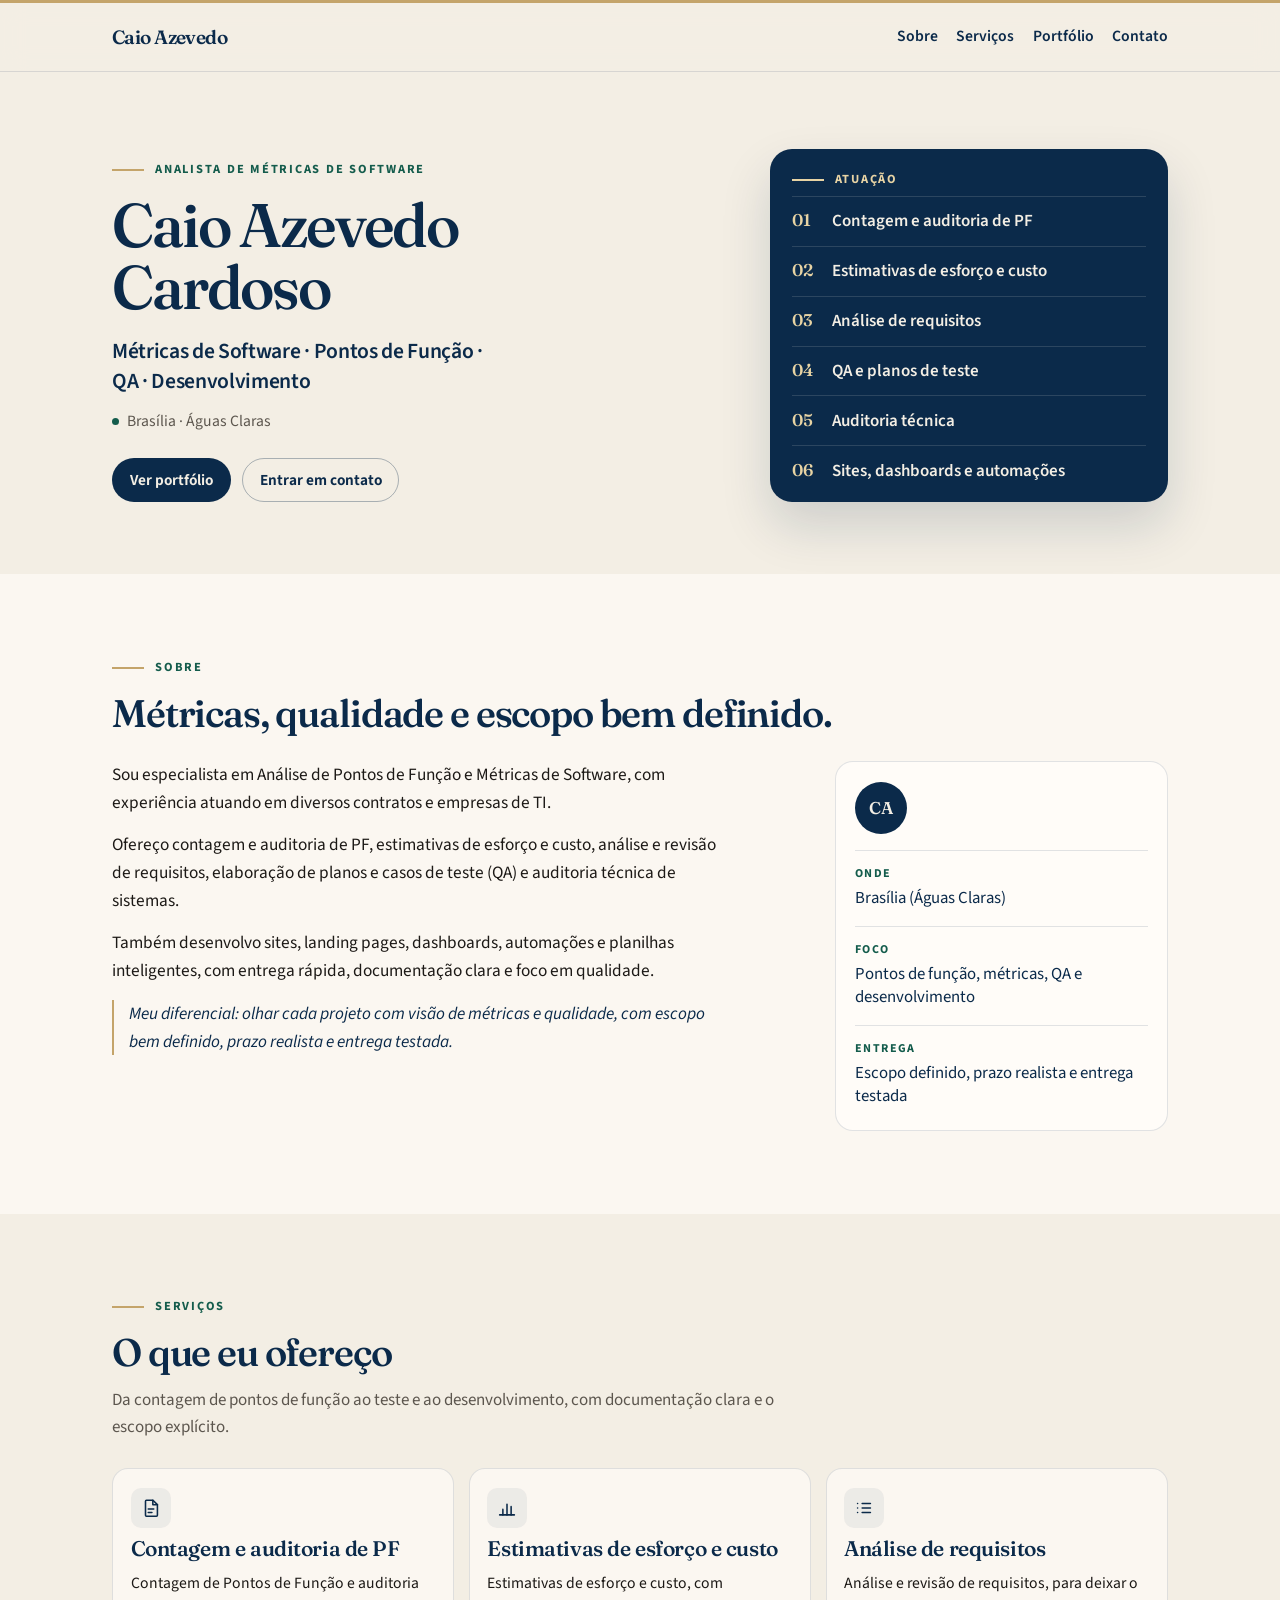
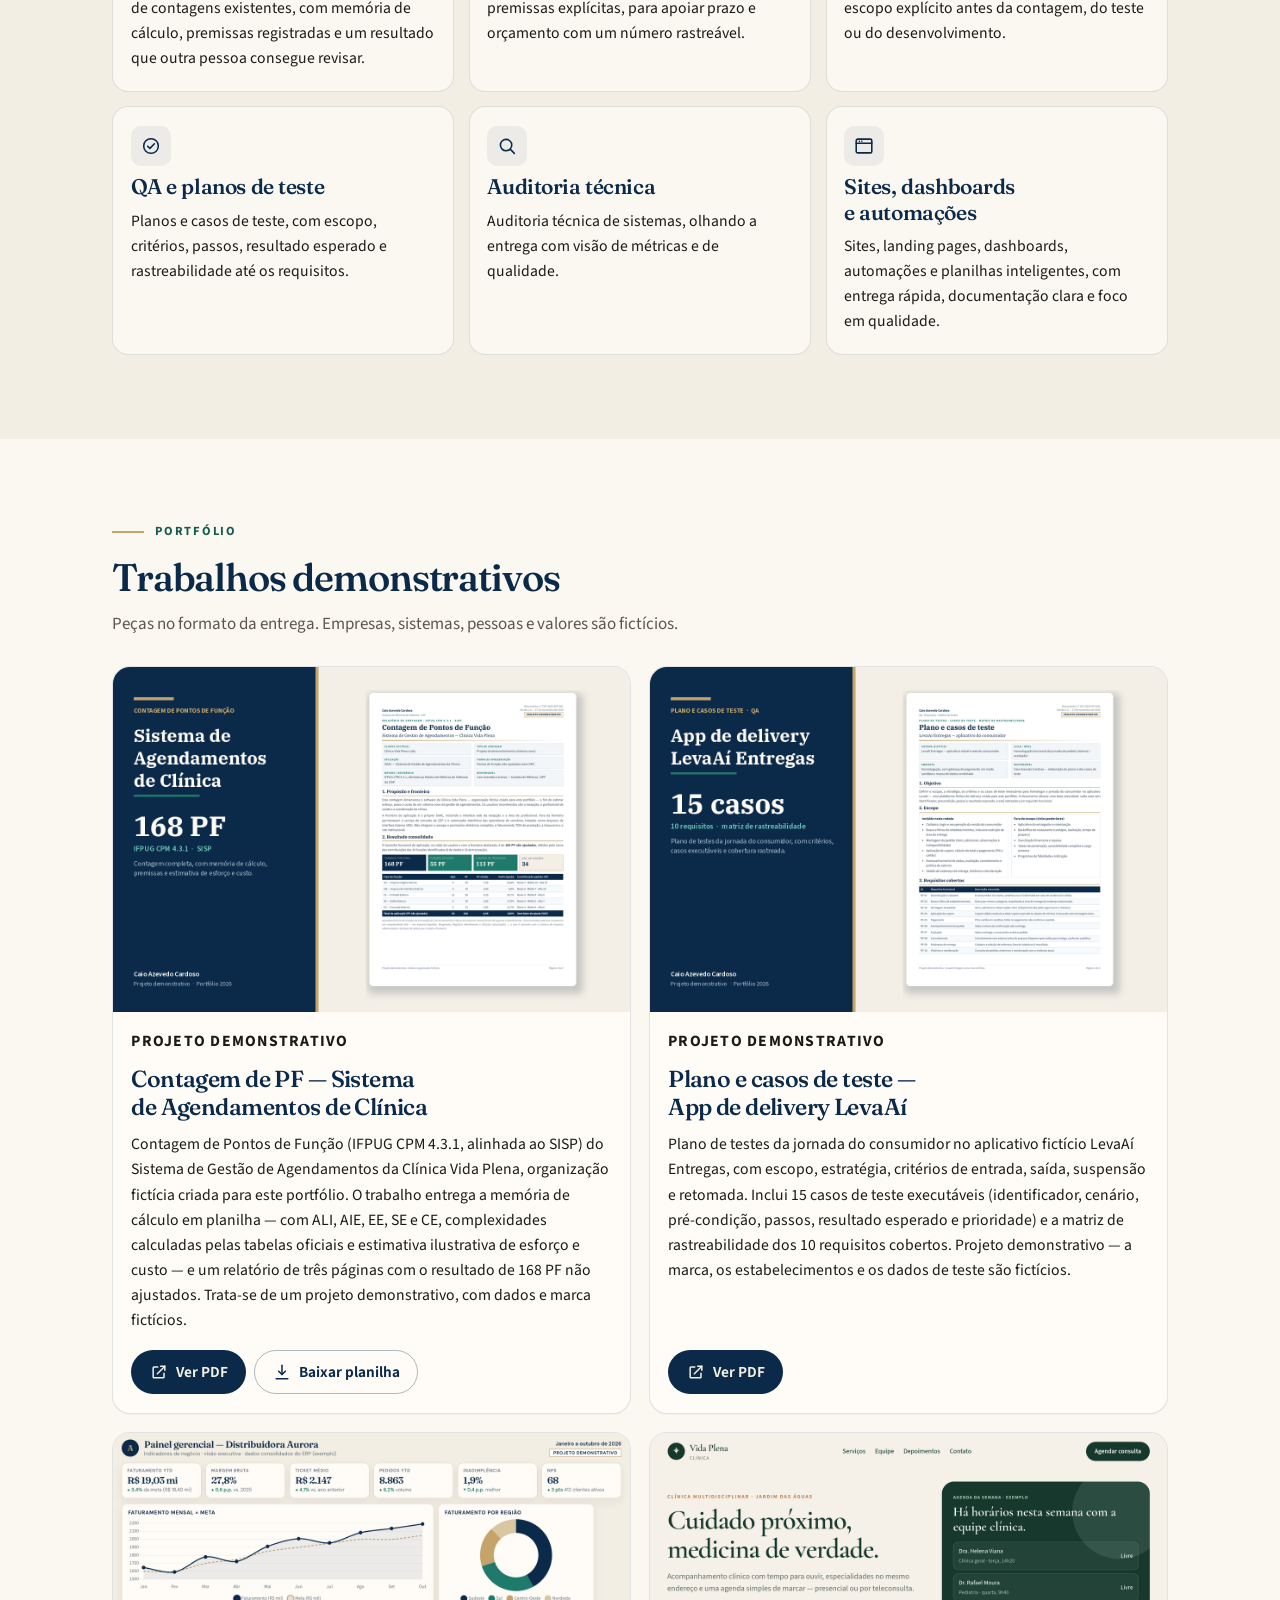
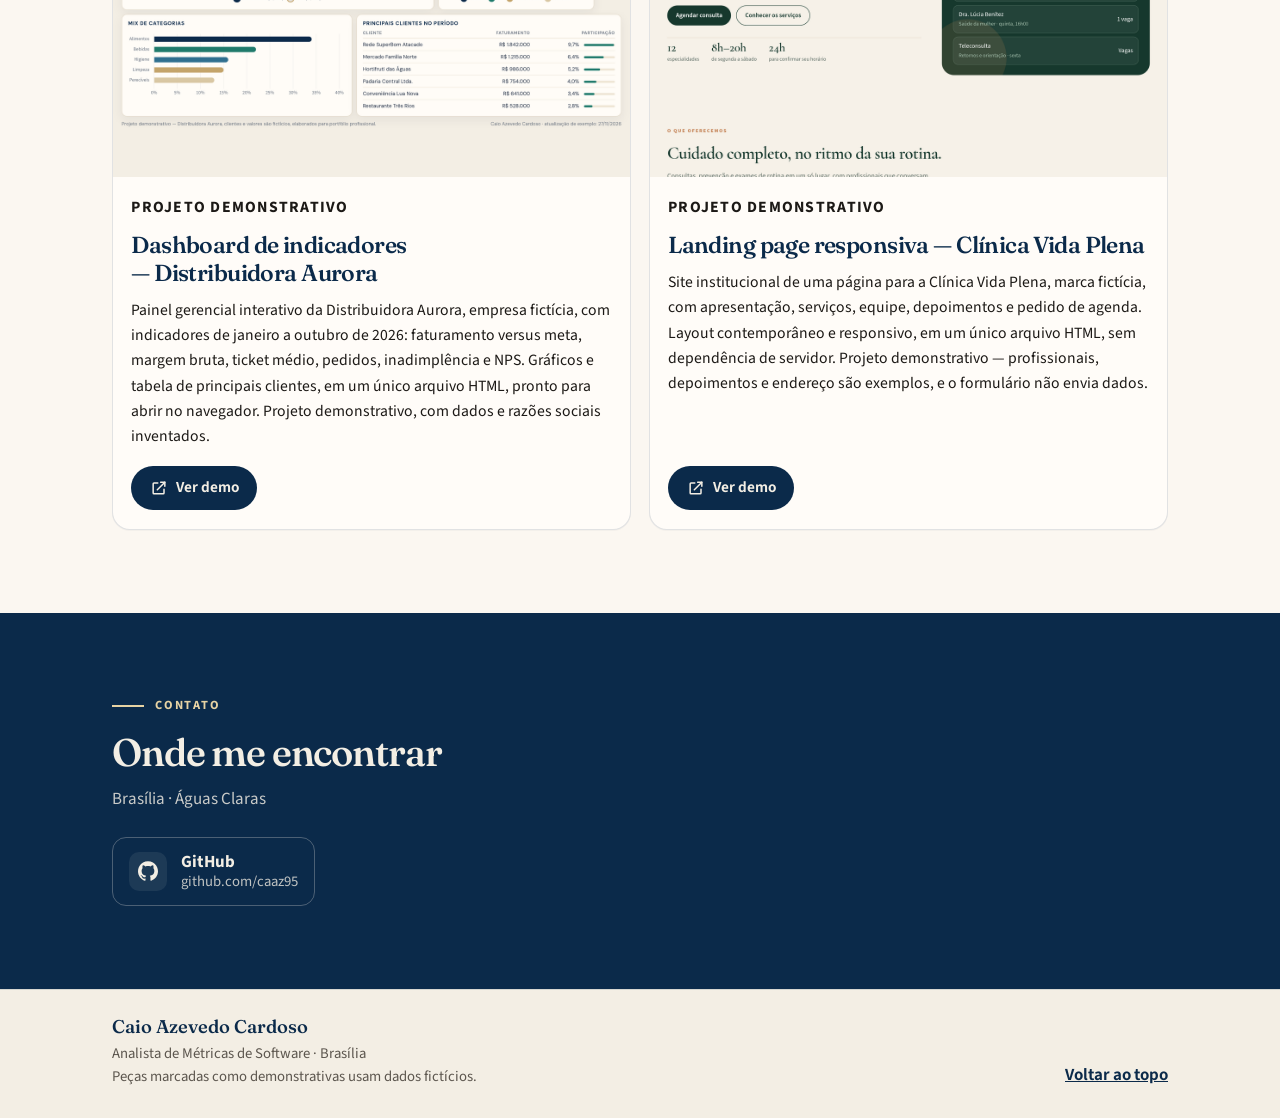
<file: index.html>
<!DOCTYPE html>
<html lang="pt-BR">
<head>
  <meta charset="utf-8">
  <meta name="viewport" content="width=device-width, initial-scale=1">
  <title>Caio Azevedo Cardoso — Métricas de Software, Pontos de Função e QA</title>
  <meta name="description" content="Analista de Métricas de Software em Brasília. Contagem e auditoria de Pontos de Função, estimativas, requisitos, QA, sites, dashboards e automações.">
  <meta name="author" content="Caio Azevedo Cardoso">
  <meta name="robots" content="index, follow">
  <meta name="theme-color" content="#0b2a4a">
  <link rel="canonical" href="https://caaz95.github.io/">
  <link rel="alternate" hreflang="pt-BR" href="https://caaz95.github.io/">
  <meta property="og:type" content="website">
  <meta property="og:locale" content="pt_BR">
  <meta property="og:site_name" content="Caio Azevedo Cardoso">
  <meta property="og:title" content="Caio Azevedo Cardoso — Métricas de Software, Pontos de Função e QA">
  <meta property="og:description" content="Analista de Métricas de Software em Brasília. Contagem e auditoria de Pontos de Função, estimativas, requisitos, QA, sites, dashboards e automações.">
  <meta property="og:url" content="https://caaz95.github.io/">
  <meta property="og:image" content="https://caaz95.github.io/assets/og.png">
  <meta property="og:image:type" content="image/png">
  <meta property="og:image:width" content="1200">
  <meta property="og:image:height" content="630">
  <meta property="og:image:alt" content="Caio Azevedo Cardoso, analista de métricas de software, pontos de função, QA e desenvolvimento. Brasília.">
  <meta name="twitter:card" content="summary_large_image">
  <meta name="twitter:title" content="Caio Azevedo Cardoso — Métricas de Software, Pontos de Função e QA">
  <meta name="twitter:description" content="Analista de Métricas de Software em Brasília. Contagem e auditoria de Pontos de Função, estimativas, requisitos, QA, sites, dashboards e automações.">
  <meta name="twitter:image" content="https://caaz95.github.io/assets/og.png">
  <meta name="twitter:image:alt" content="Caio Azevedo Cardoso, analista de métricas de software, pontos de função, QA e desenvolvimento. Brasília.">
  <link rel="icon" href="assets/favicon.svg" type="image/svg+xml">
  <link rel="icon" href="assets/favicon-32.png" sizes="32x32" type="image/png">
  <link rel="apple-touch-icon" href="assets/apple-touch-icon.png">
  <link rel="manifest" href="site.webmanifest">
  <link rel="preload" href="assets/fonts/fraunces-latin.woff2" as="font" type="font/woff2" crossorigin>
  <link rel="preload" href="assets/fonts/source-sans-3-latin.woff2" as="font" type="font/woff2" crossorigin>
  <link rel="stylesheet" href="css/styles.css">
  <script type="application/ld+json">
  {
    "@context": "https://schema.org",
    "@type": "Person",
    "name": "Caio Azevedo Cardoso",
    "jobTitle": "Analista de Métricas de Software",
    "description": "Especialista em Análise de Pontos de Função e Métricas de Software. Contagem e auditoria de PF, estimativas, requisitos, QA e desenvolvimento.",
    "url": "https://caaz95.github.io/",
    "address": {
      "@type": "PostalAddress",
      "addressLocality": "Águas Claras",
      "addressRegion": "DF",
      "addressCountry": "BR"
    },
    "homeLocation": {
      "@type": "Place",
      "name": "Águas Claras, Brasília",
      "address": {
        "@type": "PostalAddress",
        "addressLocality": "Brasília",
        "addressRegion": "DF",
        "addressCountry": "BR"
      }
    },
    "sameAs": ["https://github.com/caaz95"],
    "knowsAbout": [
      "Análise de Pontos de Função",
      "Métricas de software",
      "Garantia da qualidade de software",
      "Teste de software",
      "Análise de requisitos"
    ]
  }
  </script>
</head>
<body>
  <a class="skip" href="#conteudo">Ir para o conteúdo</a>
  <header class="site-header">
    <div class="wrap header-inner">
      <a class="brand" href="#inicio">Caio Azevedo</a>
      <nav class="site-nav" aria-label="Seções da página">
        <ul>
          <li><a href="#sobre">Sobre</a></li>
          <li><a href="#servicos">Serviços</a></li>
          <li><a href="#portfolio">Portfólio</a></li>
          <li><a href="#contato">Contato</a></li>
        </ul>
      </nav>
    </div>
  </header>

  <main id="conteudo" tabindex="-1">
    <section class="hero" id="inicio" aria-labelledby="nome">
      <div class="wrap hero-grid">
        <div class="hero-copy">
          <p class="eyebrow">Analista de Métricas de Software</p>
          <h1 id="nome">Caio Azevedo<br>Cardoso</h1>
          <p class="hero-role">Métricas de Software · Pontos de Função ·<br>QA · Desenvolvimento</p>
          <p class="hero-place">Brasília · Águas Claras</p>
          <div class="hero-actions">
            <a class="btn btn-primary" href="#portfolio">Ver portfólio</a>
            <a class="btn btn-ghost" href="#contato">Entrar em contato</a>
          </div>
        </div>
        <aside class="hero-panel" aria-labelledby="atuacao-titulo">
          <p class="panel-title" id="atuacao-titulo">Atuação</p>
          <ol>
            <li><a href="#servico-contagem"><span>01</span>Contagem e auditoria de PF</a></li>
            <li><a href="#servico-estimativas"><span>02</span>Estimativas de esforço e custo</a></li>
            <li><a href="#servico-requisitos"><span>03</span>Análise de requisitos</a></li>
            <li><a href="#servico-qa"><span>04</span>QA e planos de teste</a></li>
            <li><a href="#servico-auditoria"><span>05</span>Auditoria técnica</a></li>
            <li><a href="#servico-desenvolvimento"><span>06</span>Sites, dashboards e automações</a></li>
          </ol>
        </aside>
      </div>
    </section>

    <section class="section band" id="sobre" aria-labelledby="sobre-titulo">
      <div class="wrap">
        <p class="eyebrow">Sobre</p>
        <h2 id="sobre-titulo">Métricas, qualidade e escopo bem definido.</h2>
        <div class="about-grid">
          <div class="bio">
            <p>Sou especialista em Análise de Pontos de Função e Métricas de Software, com experiência atuando em diversos contratos e empresas de TI.</p>
            <p>Ofereço contagem e auditoria de PF, estimativas de esforço e custo, análise e revisão de requisitos, elaboração de planos e casos de teste (QA) e auditoria técnica de sistemas.</p>
            <p>Também desenvolvo sites, landing pages, dashboards, automações e planilhas inteligentes, com entrega rápida, documentação clara e foco em qualidade.</p>
            <p class="diferencial">Meu diferencial: olhar cada projeto com visão de métricas e qualidade, com escopo bem definido, prazo realista e entrega testada.</p>
          </div>
          <aside class="about-aside" aria-label="Resumo">
            <div class="monogram" aria-hidden="true">CA</div>
            <dl class="facts">
              <div>
                <dt>Onde</dt>
                <dd>Brasília (Águas Claras)</dd>
              </div>
              <div>
                <dt>Foco</dt>
                <dd>Pontos de função, métricas, QA e desenvolvimento</dd>
              </div>
              <div>
                <dt>Entrega</dt>
                <dd>Escopo definido, prazo realista e entrega testada</dd>
              </div>
            </dl>
          </aside>
        </div>
      </div>
    </section>

    <section class="section" id="servicos" aria-labelledby="servicos-titulo">
      <div class="wrap">
        <p class="eyebrow">Serviços</p>
        <h2 id="servicos-titulo">O que eu ofereço</h2>
        <p class="section-lead">Da contagem de pontos de função ao teste e ao desenvolvimento, com documentação clara e o escopo explícito.</p>
        <ul class="service-grid">
          <li id="servico-contagem">
            <span class="service-icon" aria-hidden="true"><svg class="ico" width="22" height="22" viewBox="0 0 24 24"><use href="#i-doc"/></svg></span>
            <h3>Contagem e auditoria de PF</h3>
            <p>Contagem de Pontos de Função e auditoria de contagens existentes, com memória de cálculo, premissas registradas e um resultado que outra pessoa consegue revisar.</p>
          </li>
          <li id="servico-estimativas">
            <span class="service-icon" aria-hidden="true"><svg class="ico" width="22" height="22" viewBox="0 0 24 24"><use href="#i-chart"/></svg></span>
            <h3>Estimativas de esforço e custo</h3>
            <p>Estimativas de esforço e custo, com premissas explícitas, para apoiar prazo e orçamento com um número rastreável.</p>
          </li>
          <li id="servico-requisitos">
            <span class="service-icon" aria-hidden="true"><svg class="ico" width="22" height="22" viewBox="0 0 24 24"><use href="#i-list"/></svg></span>
            <h3>Análise de requisitos</h3>
            <p>Análise e revisão de requisitos, para deixar o escopo explícito antes da contagem, do teste ou do desenvolvimento.</p>
          </li>
          <li id="servico-qa">
            <span class="service-icon" aria-hidden="true"><svg class="ico" width="22" height="22" viewBox="0 0 24 24"><use href="#i-check"/></svg></span>
            <h3>QA e planos de teste</h3>
            <p>Planos e casos de teste, com escopo, critérios, passos, resultado esperado e rastreabilidade até os requisitos.</p>
          </li>
          <li id="servico-auditoria">
            <span class="service-icon" aria-hidden="true"><svg class="ico" width="22" height="22" viewBox="0 0 24 24"><use href="#i-search"/></svg></span>
            <h3>Auditoria técnica</h3>
            <p>Auditoria técnica de sistemas, olhando a entrega com visão de métricas e de qualidade.</p>
          </li>
          <li id="servico-desenvolvimento">
            <span class="service-icon" aria-hidden="true"><svg class="ico" width="22" height="22" viewBox="0 0 24 24"><use href="#i-layout"/></svg></span>
            <h3>Sites, dashboards e automações</h3>
            <p>Sites, landing pages, dashboards, automações e planilhas inteligentes, com entrega rápida, documentação clara e foco em qualidade.</p>
          </li>
        </ul>
      </div>
    </section>

    <section class="section band" id="portfolio" aria-labelledby="portfolio-titulo">
      <div class="wrap">
        <p class="eyebrow">Portfólio</p>
        <h2 id="portfolio-titulo">Trabalhos demonstrativos</h2>
        <p class="section-lead">Peças no formato da entrega. Empresas, sistemas, pessoas e valores são fictícios.</p>
        <div class="project-grid" data-projects>
          <noscript>
            <p class="empty">Ative o JavaScript para ver os cartões. Os arquivos estão nas pastas <span lang="en">projetos</span> do site.</p>
          </noscript>
        </div>
      </div>
    </section>

    <section class="section contact-band" id="contato" aria-labelledby="contato-titulo">
      <div class="wrap">
        <p class="eyebrow">Contato</p>
        <h2 id="contato-titulo">Onde me encontrar</h2>
        <p class="section-lead">Brasília · Águas Claras</p>
        <ul class="profiles" data-contact>
          <li>
            <a class="profile" data-github href="https://github.com/caaz95" rel="me noopener noreferrer" target="_blank">
              <span class="profile-mark" aria-hidden="true">
                <svg class="ico" width="20" height="20" viewBox="0 0 24 24"><use href="#i-github"/></svg>
              </span>
              <span class="profile-text">
                <span class="profile-name">GitHub</span>
                <span class="profile-url">github.com/caaz95</span>
              </span>
            </a>
          </li>
        </ul>
      </div>
    </section>
  </main>

  <footer class="site-footer">
    <div class="wrap footer-inner">
      <div>
        <p class="footer-name">Caio Azevedo Cardoso</p>
        <p>Analista de Métricas de Software · Brasília</p>
        <p class="fine">Peças marcadas como demonstrativas usam dados fictícios.</p>
      </div>
      <a href="#inicio">Voltar ao topo</a>
    </div>
  </footer>

  <svg class="sprite" aria-hidden="true" focusable="false">
    <symbol id="i-doc" viewBox="0 0 24 24">
      <g fill="none" stroke="currentColor" stroke-width="1.7" stroke-linecap="round" stroke-linejoin="round">
        <path d="M7 3.5h7.1L19 8.3V20a1 1 0 0 1-1 1H7a1 1 0 0 1-1-1V4.5a1 1 0 0 1 1-1z"/>
        <path d="M14 3.7V8.4h5"/>
        <path d="M9 13h6M9 17h4"/>
      </g>
    </symbol>
    <symbol id="i-chart" viewBox="0 0 24 24">
      <g fill="none" stroke="currentColor" stroke-width="1.7" stroke-linecap="round" stroke-linejoin="round">
        <path d="M4 19.5h16"/>
        <path d="M7.5 19.5v-6M12 19.5V8M16.5 19.5v-9"/>
      </g>
    </symbol>
    <symbol id="i-list" viewBox="0 0 24 24">
      <g fill="none" stroke="currentColor" stroke-width="1.7" stroke-linecap="round" stroke-linejoin="round">
        <path d="M10 7h9M10 12h9M10 17h9"/>
        <path d="M5 7h.01M5 12h.01M5 17h.01"/>
      </g>
    </symbol>
    <symbol id="i-check" viewBox="0 0 24 24">
      <g fill="none" stroke="currentColor" stroke-width="1.7" stroke-linecap="round" stroke-linejoin="round">
        <circle cx="12" cy="12" r="8"/>
        <path d="M8.4 12.2 10.8 14.6 15.7 9.6"/>
      </g>
    </symbol>
    <symbol id="i-search" viewBox="0 0 24 24">
      <g fill="none" stroke="currentColor" stroke-width="1.7" stroke-linecap="round" stroke-linejoin="round">
        <circle cx="11" cy="11" r="6.2"/>
        <path d="m16 16 4 4"/>
      </g>
    </symbol>
    <symbol id="i-layout" viewBox="0 0 24 24">
      <g fill="none" stroke="currentColor" stroke-width="1.7" stroke-linecap="round" stroke-linejoin="round">
        <rect x="3.5" y="4.5" width="17" height="15" rx="1.6"/>
        <path d="M3.5 9h17"/>
        <path d="M7 6.8h.01M9.6 6.8h.01"/>
      </g>
    </symbol>
    <symbol id="i-download" viewBox="0 0 24 24">
      <g fill="none" stroke="currentColor" stroke-width="1.8" stroke-linecap="round" stroke-linejoin="round">
        <path d="M12 4v11"/>
        <path d="m8 11 4 4 4-4"/>
        <path d="M5 20h14"/>
      </g>
    </symbol>
    <symbol id="i-external" viewBox="0 0 24 24">
      <g fill="none" stroke="currentColor" stroke-width="1.8" stroke-linecap="round" stroke-linejoin="round">
        <path d="M14 5h5v5"/>
        <path d="M19 5 10 14"/>
        <path d="M18 13.5V18a1 1 0 0 1-1 1H6a1 1 0 0 1-1-1V7a1 1 0 0 1 1-1h4.5"/>
      </g>
    </symbol>
    <symbol id="i-github" viewBox="0 0 24 24">
      <path fill="currentColor" d="M12 .297c-6.63 0-12 5.373-12 12 0 5.303 3.438 9.8 8.205 11.385.6.113.82-.258.82-.577 0-.285-.01-1.04-.015-2.04-3.338.724-4.042-1.61-4.042-1.61C4.422 18.07 3.633 17.7 3.633 17.7c-1.087-.744.084-.729.084-.729 1.205.084 1.838 1.236 1.838 1.236 1.07 1.835 2.809 1.305 3.495.998.108-.776.417-1.305.76-1.605-2.665-.3-5.466-1.332-5.466-5.93 0-1.31.465-2.38 1.235-3.22-.135-.303-.54-1.523.105-3.176 0 0 1.005-.322 3.3 1.23.96-.267 1.98-.399 3-.405 1.02.006 2.04.138 3 .405 2.28-1.552 3.285-1.23 3.285-1.23.645 1.653.24 2.873.12 3.176.765.84 1.23 1.91 1.23 3.22 0 4.61-2.805 5.625-5.475 5.92.42.36.81 1.096.81 2.22 0 1.606-.015 2.896-.015 3.286 0 .315.21.69.825.57C20.565 22.092 24 17.592 24 12.297c0-6.627-5.373-12-12-12"/>
    </symbol>
    <symbol id="i-linkedin" viewBox="0 0 24 24">
      <path fill="currentColor" d="M4.98 3.5C4.98 4.88 3.88 6 2.5 6S0 4.88 0 3.5 1.12 1 2.5 1s2.48 1.12 2.48 2.5zM.24 8.48h4.52V24H.24V8.48zM8.34 8.48h4.33v2.12h.06c.6-1.14 2.08-2.34 4.28-2.34 4.58 0 5.43 3.01 5.43 6.93V24h-4.52v-6.86c0-1.64-.03-3.74-2.28-3.74-2.28 0-2.63 1.78-2.63 3.62V24H8.34V8.48z"/>
    </symbol>
    <symbol id="i-case" viewBox="0 0 24 24">
      <g fill="none" stroke="currentColor" stroke-width="1.7" stroke-linecap="round" stroke-linejoin="round">
        <rect x="3" y="7" width="18" height="13" rx="1.6"/>
        <path d="M8 7V5.8A1.8 1.8 0 0 1 9.8 4h4.4A1.8 1.8 0 0 1 16 5.8V7"/>
        <path d="M3 12h18"/>
      </g>
    </symbol>
  </svg>

  <script src="js/projects.js" defer></script>
  <script src="js/main.js" defer></script>
</body>
</html>
</file>
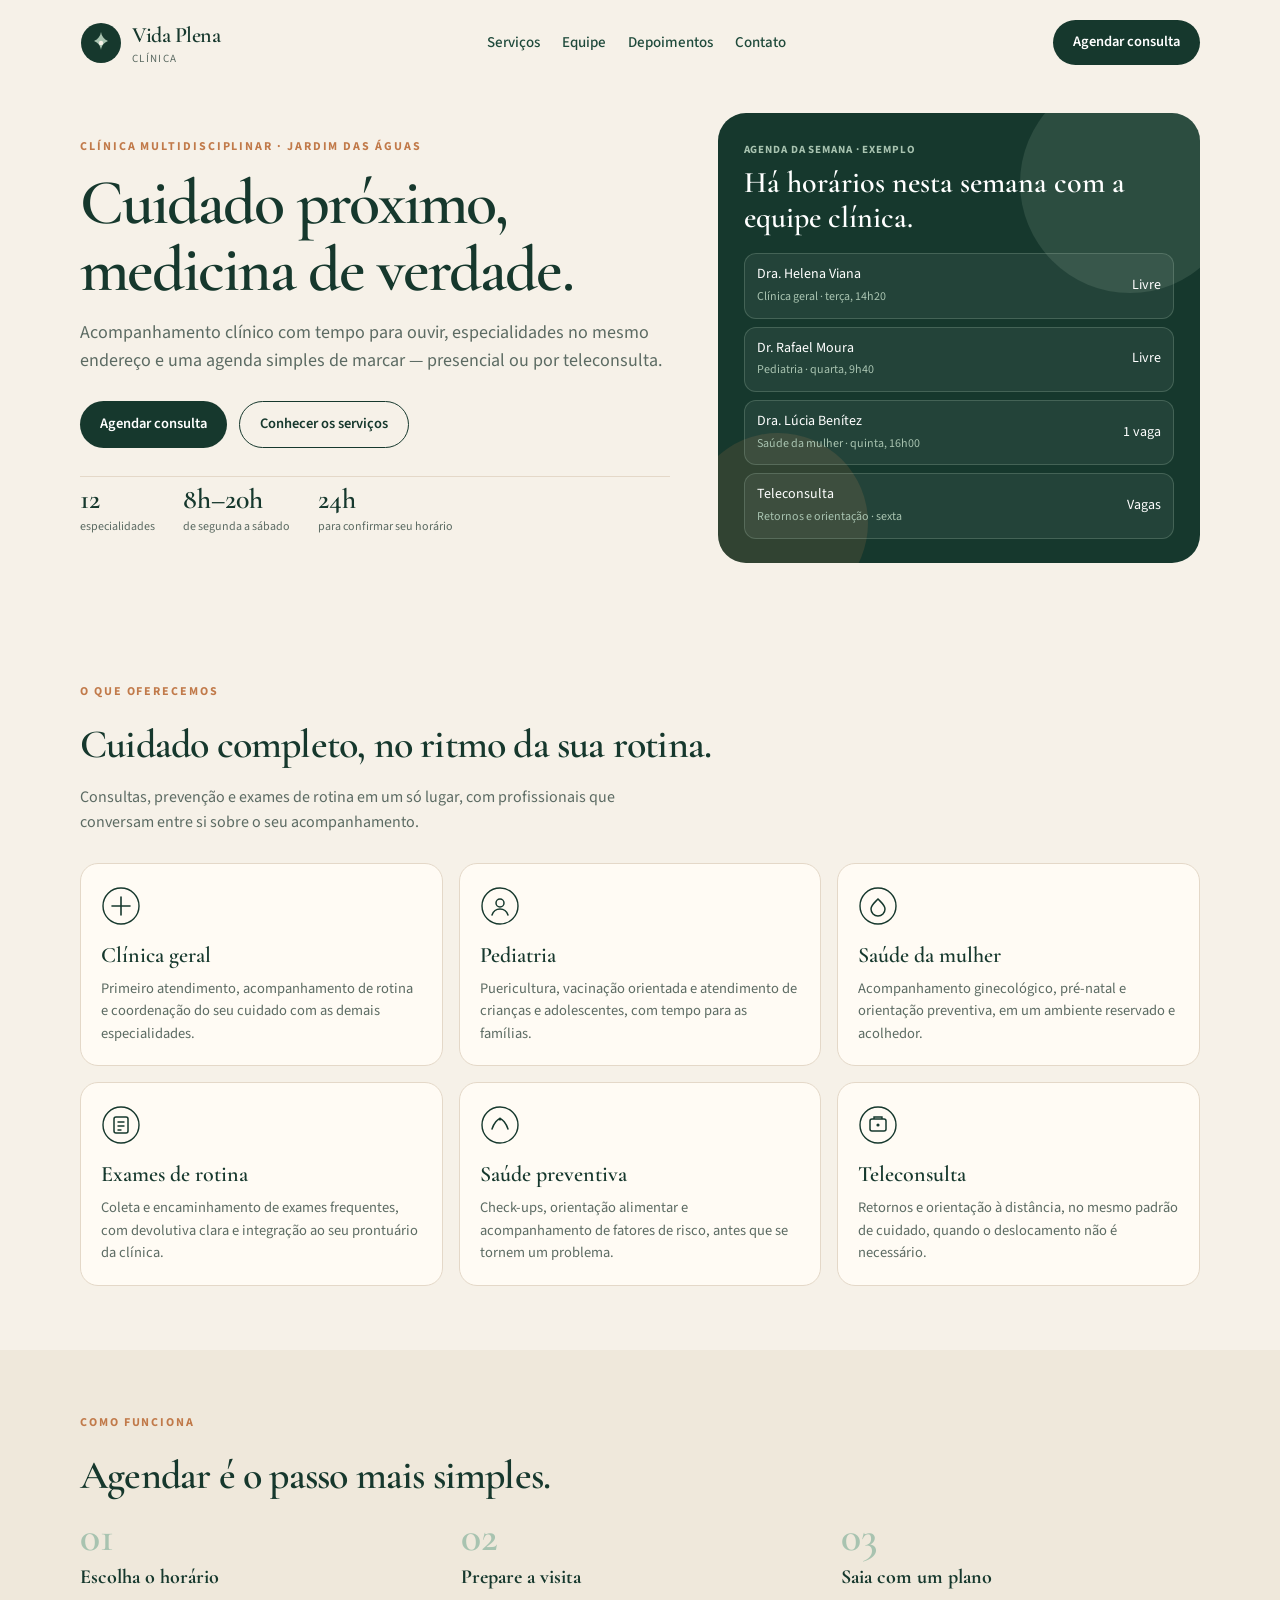
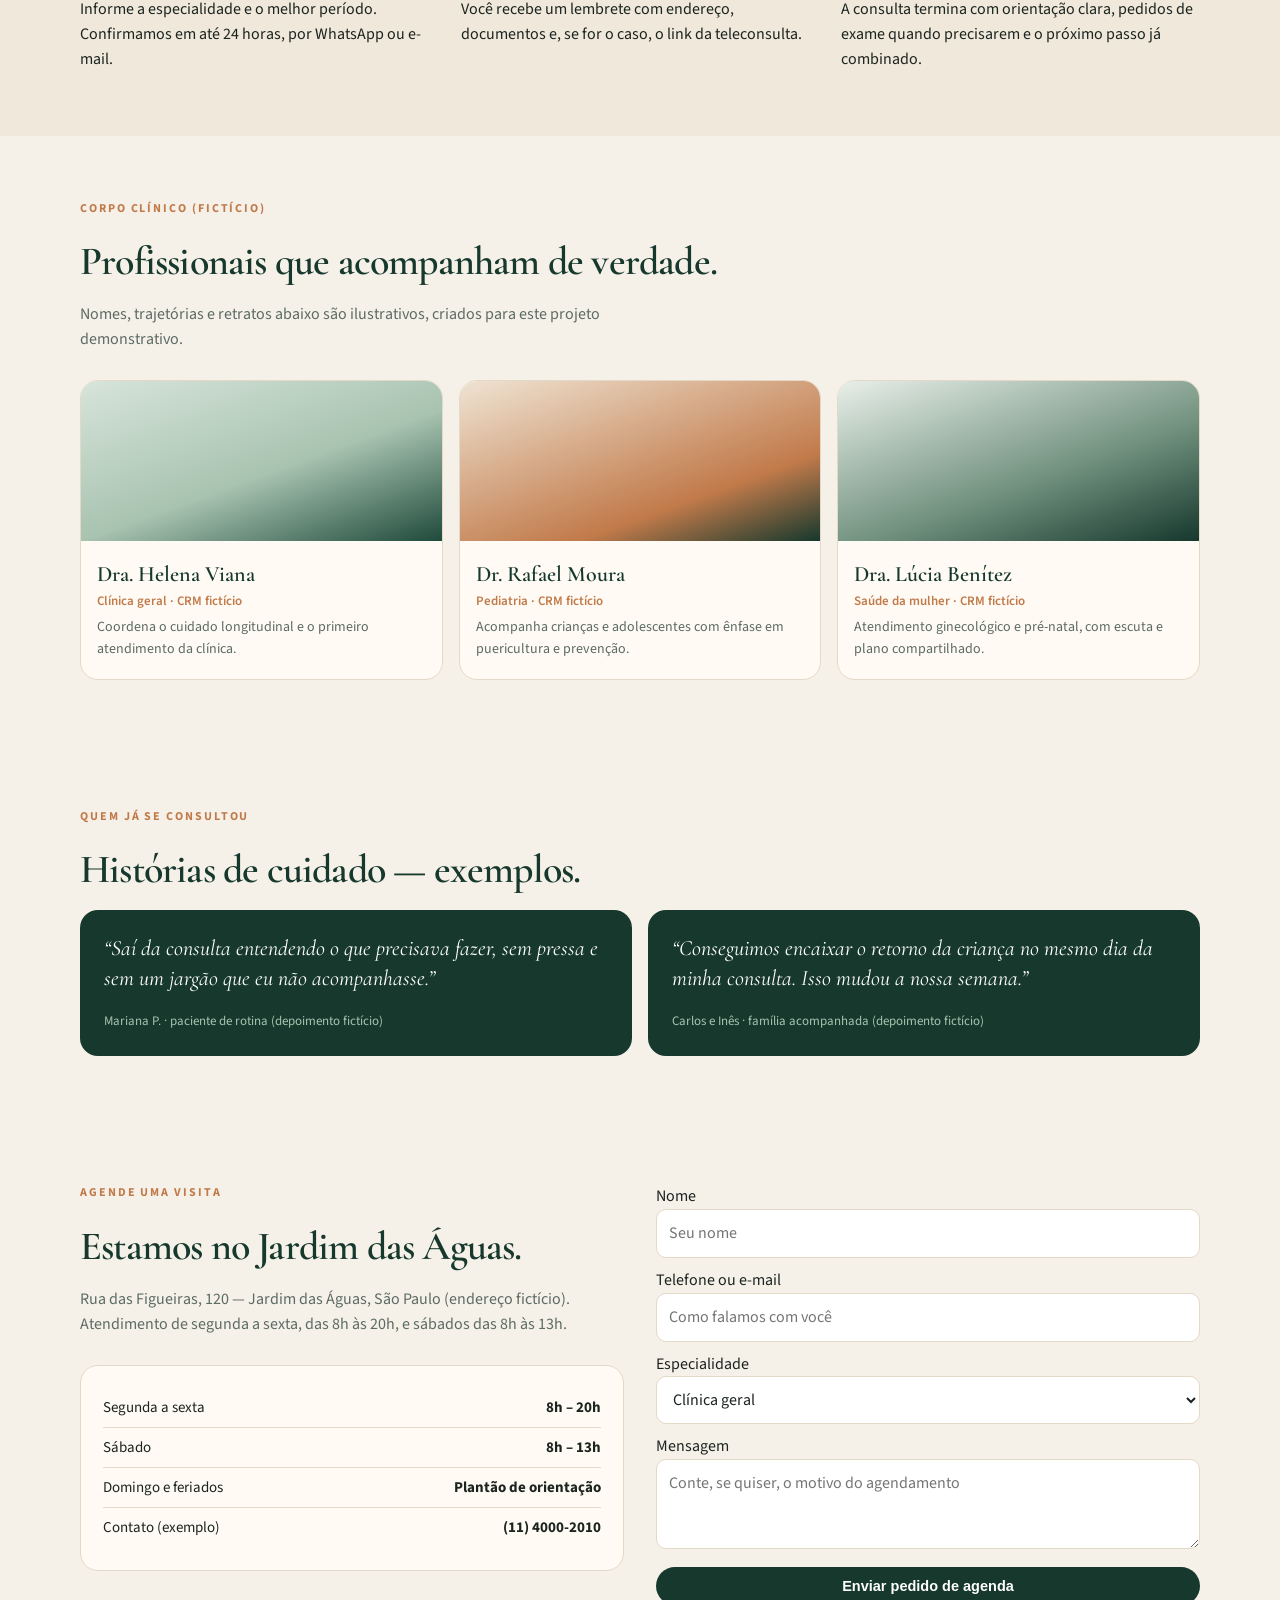
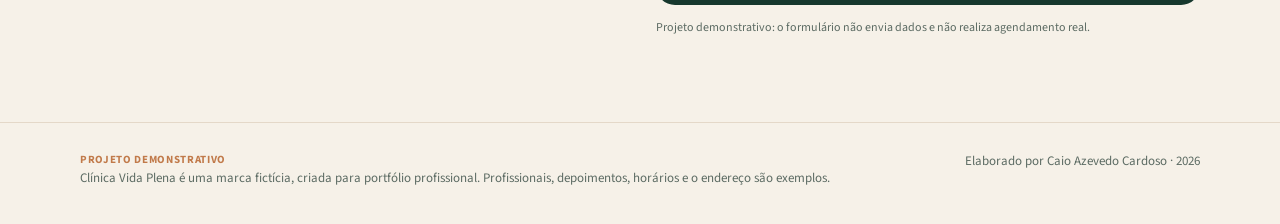
<file: projetos/landing-clinica-vida-plena/landing-clinica-vida-plena.html>
<!DOCTYPE html>
<html lang="pt-BR">
<head>
<meta charset="utf-8">
<meta name="viewport" content="width=device-width, initial-scale=1">
<title>Clínica Vida Plena — Cuidado próximo, medicina de verdade</title>
<link rel="preconnect" href="https://fonts.googleapis.com">
<link rel="preconnect" href="https://fonts.gstatic.com" crossorigin>
<link href="https://fonts.googleapis.com/css2?family=Cormorant+Garamond:ital,wght@0,500;0,600;0,700;1,500&family=Source+Sans+3:ital,wght@0,400;0,500;0,600;0,700;1,400&display=swap" rel="stylesheet">
<style>
:root{--forest:#16382D;--forest2:#1F4A3B;--sage:#A8C3B0;--sage2:#D7E4DA;--cream:#F6F1E8;--paper:#FFFBF4;--ink:#1C241F;--muted:#5C6B63;--terracotta:#C17A4A;--line:#E4D8C8}
*{box-sizing:border-box;margin:0;padding:0}
html{scroll-behavior:smooth}
body{font-family:"Source Sans 3", "Source Sans Pro", system-ui, sans-serif;background:var(--cream);color:var(--ink);line-height:1.55}
img,svg{display:block;max-width:100%}
a{color:inherit}
.wrap{width:min(1120px, calc(100% - 40px));margin:0 auto}
.nav{display:flex;align-items:center;justify-content:space-between;padding:18px 0}
.logo{display:flex;align-items:center;gap:10px;text-decoration:none}
.logo-mark{width:42px;height:42px}
.logo strong{font-family:"Cormorant Garamond",Georgia,serif;font-size:22px;font-weight:600;color:var(--forest);letter-spacing:-.02em}
.logo span{display:block;font-size:11px;letter-spacing:.12em;text-transform:uppercase;color:var(--muted);margin-top:-2px}
.nav-links{display:flex;gap:22px;list-style:none;font-size:15px;font-weight:500;color:var(--forest2)}
.nav-links a{text-decoration:none}
.nav-links a:hover{color:var(--terracotta)}
.btn{display:inline-flex;align-items:center;justify-content:center;text-decoration:none;border:0;cursor:pointer;font-weight:600;font-size:14.5px;border-radius:999px;padding:11px 20px;transition:transform .15s,background .15s}
.btn:hover{transform:translateY(-1px)}
.btn-primary{background:var(--forest);color:#fff}
.btn-primary:hover{background:var(--forest2)}
.btn-ghost{background:transparent;color:var(--forest);border:1px solid var(--forest)}
.hero{padding:28px 0 56px;display:grid;grid-template-columns:1.1fr .9fr;gap:48px;align-items:center}
.eyebrow{font-size:12px;letter-spacing:.16em;text-transform:uppercase;color:var(--terracotta);font-weight:700;margin-bottom:12px}
h1{font-family:"Cormorant Garamond",Georgia,serif;font-weight:600;font-size:clamp(40px, 5.4vw, 64px);line-height:1.05;color:var(--forest);letter-spacing:-.03em;margin-bottom:16px}
.hero p.lead{font-size:18px;color:var(--muted);max-width:34em;margin-bottom:26px}
.hero-cta{display:flex;gap:12px;flex-wrap:wrap;margin-bottom:28px}
.stats{display:flex;gap:28px;flex-wrap:wrap;padding-top:8px;border-top:1px solid var(--line)}
.stats div b{display:block;font-family:"Cormorant Garamond",Georgia,serif;font-size:28px;color:var(--forest);font-weight:600;line-height:1}
.stats div span{font-size:12px;color:var(--muted)}
.hero-card{background:var(--forest);color:var(--sage2);border-radius:28px;padding:28px 26px 24px;min-height:420px;position:relative;overflow:hidden}
.hero-card:before{content:"";position:absolute;right:-40px;top:-40px;width:220px;height:220px;border-radius:50%;background:rgba(168,195,176,.15)}
.hero-card:after{content:"";position:absolute;left:-30px;bottom:-50px;width:180px;height:180px;border-radius:50%;background:rgba(193,122,74,.16)}
.hero-card h2{font-family:"Cormorant Garamond",Georgia,serif;font-size:30px;font-weight:600;color:#fff;position:relative;z-index:1;margin:8px 0 18px;line-height:1.15}
.slots{position:relative;z-index:1;display:grid;gap:8px}
.slot{background:rgba(255,255,255,.06);border:1px solid rgba(168,195,176,.25);border-radius:12px;padding:10px 12px;display:flex;justify-content:space-between;align-items:center;color:#fff;font-size:14px}
.slot em{font-style:normal;color:var(--sage);font-size:12px}
.pill{font-size:11px;letter-spacing:.08em;text-transform:uppercase;font-weight:700;color:var(--sage)}
section.block{padding:64px 0}
section.block h2{font-family:"Cormorant Garamond",Georgia,serif;font-size:clamp(28px, 3.5vw, 40px);color:var(--forest);font-weight:600;letter-spacing:-.02em;margin:6px 0 10px}
.sec-lead{color:var(--muted);max-width:38em;margin-bottom:28px}
.services{display:grid;grid-template-columns:repeat(3,1fr);gap:16px}
.svc{background:var(--paper);border:1px solid var(--line);border-radius:18px;padding:22px 20px 20px}
.svc .ico{width:40px;height:40px;margin-bottom:12px;color:var(--forest)}
.svc h3{font-family:"Cormorant Garamond",Georgia,serif;font-size:22px;font-weight:600;color:var(--forest);margin-bottom:6px}
.svc p{font-size:14.5px;color:var(--muted)}
.steps{display:grid;grid-template-columns:repeat(3,1fr);gap:22px}
.step n, .step .n{font-family:"Cormorant Garamond",Georgia,serif;font-size:42px;color:var(--sage);font-weight:600;line-height:1}
.step h3{font-size:20px;font-family:"Cormorant Garamond",Georgia,serif;color:var(--forest);margin:4px 0}
.team{display:grid;grid-template-columns:repeat(3,1fr);gap:16px}
.person{background:var(--paper);border-radius:18px;overflow:hidden;border:1px solid var(--line)}
.avatar{height:160px;background:linear-gradient(160deg,var(--sage2),var(--sage) 55%,var(--forest2))}
.avatar.t2{background:linear-gradient(160deg,#efe3d2,var(--terracotta) 70%,var(--forest))}
.avatar.t3{background:linear-gradient(160deg,#e8efe9,#6f8f7c 60%,#16382d)}
.person .body{padding:16px 16px 18px}
.person h3{font-family:"Cormorant Garamond",Georgia,serif;font-size:22px;color:var(--forest);font-weight:600}
.person .role{font-size:13px;color:var(--terracotta);font-weight:600;margin-bottom:6px}
.person p{font-size:14px;color:var(--muted)}
.quotes{display:grid;grid-template-columns:1fr 1fr;gap:16px}
.quote{background:var(--forest);color:var(--sage2);border-radius:18px;padding:24px}
.quote p{font-family:"Cormorant Garamond",Georgia,serif;font-size:22px;line-height:1.35;color:#fff;font-style:italic;margin-bottom:14px}
.quote cite{font-style:normal;font-size:13px;color:var(--sage)}
.contact{display:grid;grid-template-columns:1fr 1fr;gap:32px;align-items:start}
.hours{background:var(--paper);border:1px solid var(--line);border-radius:18px;padding:22px}
.hours li{list-style:none;display:flex;justify-content:space-between;padding:8px 0;border-bottom:1px solid var(--line);font-size:15px}
.hours li:last-child{border-bottom:0}
form{display:grid;gap:10px}
input,textarea,select{width:100%;border:1px solid var(--line);background:#fff;border-radius:10px;padding:11px 12px;font:inherit;color:var(--ink)}
textarea{min-height:90px;resize:vertical}
.note{font-size:12px;color:var(--muted);margin-top:4px}
footer.site{border-top:1px solid var(--line);padding:28px 0 36px;margin-top:20px;color:var(--muted);font-size:13px}
footer.site .wrap{display:flex;justify-content:space-between;gap:16px;flex-wrap:wrap}
.demo{letter-spacing:.06em;text-transform:uppercase;font-size:11px;font-weight:700;color:var(--terracotta)}
@media (max-width:880px){
  .nav-links{display:none}
  .hero,.services,.steps,.team,.quotes,.contact{grid-template-columns:1fr}
  .hero-card{min-height:auto}
  h1{font-size:42px}
}
</style>
</head>
<body>
<header>
  <div class="wrap nav">
    <a class="logo" href="#topo" id="topo">
      <svg class="logo-mark" viewBox="0 0 42 42" aria-hidden="true">
        <circle cx="21" cy="21" r="20" fill="#16382D"/>
        <path d="M21 10c.4 4 3 7.2 7 9-4 1.6-6.6 5-7 9-.4-4-3-7.4-7-9 4-1.8 6.6-5 7-9z" fill="#A8C3B0"/>
        <circle cx="21" cy="21" r="2.2" fill="#F6F1E8"/>
      </svg>
      <div><strong>Vida Plena</strong><span>Clínica</span></div>
    </a>
    <ul class="nav-links">
      <li><a href="#servicos">Serviços</a></li>
      <li><a href="#equipe">Equipe</a></li>
      <li><a href="#depoimentos">Depoimentos</a></li>
      <li><a href="#contato">Contato</a></li>
    </ul>
    <a class="btn btn-primary" href="#contato">Agendar consulta</a>
  </div>
</header>

<main>
  <section class="wrap hero" aria-label="Apresentação">
    <div>
      <div class="eyebrow">Clínica multidisciplinar · Jardim das Águas</div>
      <h1>Cuidado próximo, medicina de verdade.</h1>
      <p class="lead">Acompanhamento clínico com tempo para ouvir, especialidades no mesmo endereço e uma agenda simples de marcar — presencial ou por teleconsulta.</p>
      <div class="hero-cta">
        <a class="btn btn-primary" href="#contato">Agendar consulta</a>
        <a class="btn btn-ghost" href="#servicos">Conhecer os serviços</a>
      </div>
      <div class="stats">
        <div><b>12</b><span>especialidades</span></div>
        <div><b>8h–20h</b><span>de segunda a sábado</span></div>
        <div><b>24h</b><span>para confirmar seu horário</span></div>
      </div>
    </div>
    <aside class="hero-card" aria-label="Próximos horários ilustrativos">
      <div class="pill">Agenda da semana · exemplo</div>
      <h2>Há horários nesta semana com a equipe clínica.</h2>
      <div class="slots">
        <div class="slot"><span>Dra. Helena Viana<br><em>Clínica geral · terça, 14h20</em></span><span>Livre</span></div>
        <div class="slot"><span>Dr. Rafael Moura<br><em>Pediatria · quarta, 9h40</em></span><span>Livre</span></div>
        <div class="slot"><span>Dra. Lúcia Benítez<br><em>Saúde da mulher · quinta, 16h00</em></span><span>1 vaga</span></div>
        <div class="slot"><span>Teleconsulta<br><em>Retornos e orientação · sexta</em></span><span>Vagas</span></div>
      </div>
    </aside>
  </section>

  <section class="block" id="servicos">
    <div class="wrap">
      <div class="eyebrow">O que oferecemos</div>
      <h2>Cuidado completo, no ritmo da sua rotina.</h2>
      <p class="sec-lead">Consultas, prevenção e exames de rotina em um só lugar, com profissionais que conversam entre si sobre o seu acompanhamento.</p>
      <div class="services">
        <article class="svc">
          <svg class="ico" viewBox="0 0 40 40" fill="none" aria-hidden="true"><circle cx="20" cy="20" r="18" stroke="currentColor" stroke-width="1.4"/><path d="M20 11v18M11 20h18" stroke="currentColor" stroke-width="1.6" stroke-linecap="round"/></svg>
          <h3>Clínica geral</h3>
          <p>Primeiro atendimento, acompanhamento de rotina e coordenação do seu cuidado com as demais especialidades.</p>
        </article>
        <article class="svc">
          <svg class="ico" viewBox="0 0 40 40" fill="none" aria-hidden="true"><circle cx="20" cy="20" r="18" stroke="currentColor" stroke-width="1.4"/><circle cx="20" cy="17" r="4" stroke="currentColor" stroke-width="1.5"/><path d="M12 29c1.4-4 4.4-6 8-6s6.6 2 8 6" stroke="currentColor" stroke-width="1.5" stroke-linecap="round"/></svg>
          <h3>Pediatria</h3>
          <p>Puericultura, vacinação orientada e atendimento de crianças e adolescentes, com tempo para as famílias.</p>
        </article>
        <article class="svc">
          <svg class="ico" viewBox="0 0 40 40" fill="none" aria-hidden="true"><circle cx="20" cy="20" r="18" stroke="currentColor" stroke-width="1.4"/><path d="M20 13c3 3.2 7 6.2 7 10a7 7 0 1 1-14 0c0-3.8 4-6.8 7-10z" stroke="currentColor" stroke-width="1.5"/></svg>
          <h3>Saúde da mulher</h3>
          <p>Acompanhamento ginecológico, pré-natal e orientação preventiva, em um ambiente reservado e acolhedor.</p>
        </article>
        <article class="svc">
          <svg class="ico" viewBox="0 0 40 40" fill="none" aria-hidden="true"><circle cx="20" cy="20" r="18" stroke="currentColor" stroke-width="1.4"/><rect x="13" y="12" width="14" height="16" rx="2" stroke="currentColor" stroke-width="1.5"/><path d="M17 17h6M17 21h6M17 25h3" stroke="currentColor" stroke-width="1.4" stroke-linecap="round"/></svg>
          <h3>Exames de rotina</h3>
          <p>Coleta e encaminhamento de exames frequentes, com devolutiva clara e integração ao seu prontuário da clínica.</p>
        </article>
        <article class="svc">
          <svg class="ico" viewBox="0 0 40 40" fill="none" aria-hidden="true"><circle cx="20" cy="20" r="18" stroke="currentColor" stroke-width="1.4"/><path d="M12 24c2-6 5.5-10 8-10s6 4 8 10" stroke="currentColor" stroke-width="1.5" stroke-linecap="round"/><circle cx="20" cy="14" r="1.6" fill="currentColor"/></svg>
          <h3>Saúde preventiva</h3>
          <p>Check-ups, orientação alimentar e acompanhamento de fatores de risco, antes que se tornem um problema.</p>
        </article>
        <article class="svc">
          <svg class="ico" viewBox="0 0 40 40" fill="none" aria-hidden="true"><circle cx="20" cy="20" r="18" stroke="currentColor" stroke-width="1.4"/><rect x="12" y="14" width="16" height="12" rx="2" stroke="currentColor" stroke-width="1.5"/><path d="M16 14v-2h8v2" stroke="currentColor" stroke-width="1.4"/><circle cx="20" cy="20" r="1.6" fill="currentColor"/></svg>
          <h3>Teleconsulta</h3>
          <p>Retornos e orientação à distância, no mesmo padrão de cuidado, quando o deslocamento não é necessário.</p>
        </article>
      </div>
    </div>
  </section>

  <section class="block" style="background:#efe8db">
    <div class="wrap">
      <div class="eyebrow">Como funciona</div>
      <h2>Agendar é o passo mais simples.</h2>
      <div class="steps">
        <article class="step"><div class="n">01</div><h3>Escolha o horário</h3><p>Informe a especialidade e o melhor período. Confirmamos em até 24 horas, por WhatsApp ou e-mail.</p></article>
        <article class="step"><div class="n">02</div><h3>Prepare a visita</h3><p>Você recebe um lembrete com endereço, documentos e, se for o caso, o link da teleconsulta.</p></article>
        <article class="step"><div class="n">03</div><h3>Saia com um plano</h3><p>A consulta termina com orientação clara, pedidos de exame quando precisarem e o próximo passo já combinado.</p></article>
      </div>
    </div>
  </section>

  <section class="block" id="equipe">
    <div class="wrap">
      <div class="eyebrow">Corpo clínico (fictício)</div>
      <h2>Profissionais que acompanham de verdade.</h2>
      <p class="sec-lead">Nomes, trajetórias e retratos abaixo são ilustrativos, criados para este projeto demonstrativo.</p>
      <div class="team">
        <article class="person"><div class="avatar" aria-hidden="true"></div><div class="body"><h3>Dra. Helena Viana</h3><div class="role">Clínica geral · CRM fictício</div><p>Coordena o cuidado longitudinal e o primeiro atendimento da clínica.</p></div></article>
        <article class="person"><div class="avatar t2" aria-hidden="true"></div><div class="body"><h3>Dr. Rafael Moura</h3><div class="role">Pediatria · CRM fictício</div><p>Acompanha crianças e adolescentes com ênfase em puericultura e prevenção.</p></div></article>
        <article class="person"><div class="avatar t3" aria-hidden="true"></div><div class="body"><h3>Dra. Lúcia Benítez</h3><div class="role">Saúde da mulher · CRM fictício</div><p>Atendimento ginecológico e pré-natal, com escuta e plano compartilhado.</p></div></article>
      </div>
    </div>
  </section>

  <section class="block" id="depoimentos">
    <div class="wrap">
      <div class="eyebrow">Quem já se consultou</div>
      <h2>Histórias de cuidado — exemplos.</h2>
      <div class="quotes">
        <blockquote class="quote"><p>“Saí da consulta entendendo o que precisava fazer, sem pressa e sem um jargão que eu não acompanhasse.”</p><cite>Mariana P. · paciente de rotina (depoimento fictício)</cite></blockquote>
        <blockquote class="quote"><p>“Conseguimos encaixar o retorno da criança no mesmo dia da minha consulta. Isso mudou a nossa semana.”</p><cite>Carlos e Inês · família acompanhada (depoimento fictício)</cite></blockquote>
      </div>
    </div>
  </section>

  <section class="block" id="contato">
    <div class="wrap contact">
      <div>
        <div class="eyebrow">Agende uma visita</div>
        <h2>Estamos no Jardim das Águas.</h2>
        <p class="sec-lead">Rua das Figueiras, 120 — Jardim das Águas, São Paulo (endereço fictício). Atendimento de segunda a sexta, das 8h às 20h, e sábados das 8h às 13h.</p>
        <ul class="hours">
          <li><span>Segunda a sexta</span><strong>8h – 20h</strong></li>
          <li><span>Sábado</span><strong>8h – 13h</strong></li>
          <li><span>Domingo e feriados</span><strong>Plantão de orientação</strong></li>
          <li><span>Contato (exemplo)</span><strong>(11) 4000-2010</strong></li>
        </ul>
      </div>
      <form action="#" method="get" onsubmit="event.preventDefault(); this.querySelector('.note').textContent='Formulário ilustrativo: nesta demonstração o pedido não é enviado.';">
        <label>Nome<input type="text" name="nome" placeholder="Seu nome" required></label>
        <label>Telefone ou e-mail<input type="text" name="contato" placeholder="Como falamos com você" required></label>
        <label>Especialidade
          <select name="esp">
            <option>Clínica geral</option>
            <option>Pediatria</option>
            <option>Saúde da mulher</option>
            <option>Exames de rotina</option>
            <option>Teleconsulta</option>
          </select>
        </label>
        <label>Mensagem<textarea name="msg" placeholder="Conte, se quiser, o motivo do agendamento"></textarea></label>
        <button class="btn btn-primary" type="submit">Enviar pedido de agenda</button>
        <p class="note">Projeto demonstrativo: o formulário não envia dados e não realiza agendamento real.</p>
      </form>
    </div>
  </section>
</main>

<footer class="site">
  <div class="wrap">
    <div>
      <div class="demo">Projeto demonstrativo</div>
      <p>Clínica Vida Plena é uma marca fictícia, criada para portfólio profissional. Profissionais, depoimentos, horários e o endereço são exemplos.</p>
    </div>
    <p>Elaborado por Caio Azevedo Cardoso · 2026</p>
  </div>
</footer>
</body>
</html>
</file>
<file: css/styles.css>
/* Fraunces and Source Sans 3 are under the SIL Open Font License.
   License texts: assets/fonts/OFL-Fraunces.txt and OFL-SourceSans3.txt. */

@font-face {
  font-family: "Fraunces";
  font-style: normal;
  font-weight: 500 700;
  font-display: swap;
  src: url("../assets/fonts/fraunces-latin.woff2") format("woff2");
}

@font-face {
  font-family: "Source Sans 3";
  font-style: normal;
  font-weight: 400 700;
  font-display: swap;
  src: url("../assets/fonts/source-sans-3-latin.woff2") format("woff2");
}

@font-face {
  font-family: "Source Sans 3";
  font-style: italic;
  font-weight: 400;
  font-display: swap;
  src: url("../assets/fonts/source-sans-3-italic-latin.woff2") format("woff2");
}

:root {
  --navy: #0b2a4a;
  --navy-soft: #16385c;
  --cream: #f3eee4;
  --paper: #fbf7f1;
  --card: #fffcf8;
  --ink: #1c1916;
  --muted: #5c564e;
  --line: rgba(11, 42, 74, 0.12);
  --gold: #c4a46a;
  --gold-soft: #e7d3a4;
  --teal: #145c4c;
  --shadow: 0 18px 40px rgba(11, 42, 74, 0.08);
  --header: 4.25rem;
  --wrap: 1120px;
  --sans: "Source Sans 3", "Segoe UI", sans-serif;
  --serif: "Fraunces", "Iowan Old Style", Palatino, Georgia, serif;
}

*,
*::before,
*::after {
  box-sizing: border-box;
}

html {
  scroll-behavior: smooth;
}

body {
  margin: 0;
  background: var(--cream);
  color: var(--ink);
  font-family: var(--sans);
  font-size: 1.0625rem;
  line-height: 1.6;
  text-rendering: optimizeLegibility;
  -webkit-font-smoothing: antialiased;
}

h1,
h2,
h3,
p,
ul,
ol,
dl,
figure {
  margin: 0;
}

ul,
ol {
  padding: 0;
  list-style: none;
}

img {
  display: block;
  max-width: 100%;
}

a {
  color: inherit;
}

:focus-visible {
  outline: 2px solid var(--navy);
  outline-offset: 3px;
}

.btn-primary:focus-visible,
.hero-panel a:focus-visible,
.contact-band a:focus-visible,
.skip:focus-visible {
  outline-color: var(--gold-soft);
}

::selection {
  background: #d5ebe3;
  color: var(--navy);
}

.skip {
  position: absolute;
  left: 1rem;
  top: -4rem;
  z-index: 40;
  background: var(--navy);
  color: var(--cream);
  padding: 0.65rem 1rem;
  border-radius: 999px;
  text-decoration: none;
  font-weight: 600;
}

.skip:focus {
  top: 0.75rem;
}

.sprite {
  position: absolute;
  width: 0;
  height: 0;
  overflow: hidden;
}

.wrap {
  width: min(var(--wrap), 100%);
  margin-inline: auto;
  padding-inline: clamp(1.15rem, 4vw, 2rem);
}

.site-header {
  position: sticky;
  top: 0;
  z-index: 20;
  background: rgba(243, 238, 228, 0.92);
  backdrop-filter: blur(12px);
  border-top: 3px solid var(--gold);
  border-bottom: 1px solid var(--line);
}

.header-inner {
  display: flex;
  flex-wrap: wrap;
  align-items: center;
  justify-content: space-between;
  gap: 0.25rem 1.5rem;
  min-height: var(--header);
}

.brand {
  font-family: var(--serif);
  font-weight: 600;
  font-size: 1.2rem;
  letter-spacing: -0.03em;
  color: var(--navy);
  text-decoration: none;
  padding-block: 0.4rem;
}

.site-nav ul {
  display: flex;
  flex-wrap: wrap;
  gap: 0.15rem 1.15rem;
}

.site-nav a {
  display: inline-flex;
  align-items: center;
  min-height: 44px;
  text-decoration: none;
  font-weight: 600;
  font-size: 0.98rem;
  color: var(--navy);
  background-image: linear-gradient(currentColor, currentColor);
  background-repeat: no-repeat;
  background-size: 0 1px;
  background-position: 0 78%;
  transition: background-size 160ms ease, color 160ms ease;
}

.site-nav a:hover {
  color: var(--teal);
  background-size: 100% 1px;
}

.hero {
  padding-block: clamp(2.4rem, 6vw, 4.8rem) clamp(2.8rem, 6vw, 4.5rem);
}

.hero-grid {
  display: grid;
  grid-template-columns: minmax(0, 1.25fr) minmax(260px, 0.82fr);
  gap: clamp(1.75rem, 4vw, 4rem);
  align-items: end;
}

.eyebrow,
.panel-title {
  display: flex;
  align-items: center;
  gap: 0.7rem;
  margin-bottom: 0.85rem;
  color: var(--teal);
  font-size: 0.78rem;
  font-weight: 700;
  letter-spacing: 0.14em;
  text-transform: uppercase;
}

.eyebrow::before,
.panel-title::before {
  content: "";
  width: 2rem;
  height: 2px;
  background: var(--gold);
  flex: none;
}

h1 {
  font-family: var(--serif);
  font-weight: 560;
  font-size: clamp(2.4rem, 4.8vw, 4.25rem);
  line-height: 1.02;
  letter-spacing: -0.035em;
  color: var(--navy);
  font-optical-sizing: auto;
}

.hero-role {
  margin-top: 1.15rem;
  font-size: clamp(1.12rem, 2vw, 1.35rem);
  font-weight: 600;
  line-height: 1.35;
  letter-spacing: -0.015em;
  color: var(--navy);
  text-wrap: balance;
}

.hero-place {
  margin-top: 0.85rem;
  color: var(--muted);
  font-size: 0.98rem;
}

.hero-place::before {
  content: "";
  display: inline-block;
  width: 0.45rem;
  height: 0.45rem;
  margin-right: 0.5rem;
  border-radius: 50%;
  background: var(--teal);
  transform: translateY(-1px);
}

.hero-actions {
  display: flex;
  flex-wrap: wrap;
  gap: 0.7rem;
  margin-top: 1.5rem;
}

.btn {
  display: inline-flex;
  align-items: center;
  justify-content: center;
  gap: 0.45rem;
  min-height: 44px;
  padding: 0.55rem 1.05rem;
  border: 1px solid transparent;
  border-radius: 999px;
  font: inherit;
  font-weight: 650;
  font-size: 0.96rem;
  line-height: 1.2;
  text-decoration: none;
  transition: background 160ms ease, border-color 160ms ease, color 160ms ease;
}

.btn .ico {
  flex: none;
}

.btn-primary {
  background: var(--navy);
  color: var(--cream);
}

.btn-primary:hover {
  background: var(--navy-soft);
}

.btn-ghost {
  background: transparent;
  color: var(--navy);
  border-color: rgba(11, 42, 74, 0.32);
}

.btn-ghost:hover {
  border-color: var(--navy);
  background: rgba(11, 42, 74, 0.04);
}

.hero-panel {
  background: var(--navy);
  color: var(--cream);
  border-radius: 22px;
  padding: 1.35rem 1.35rem 0.45rem;
  box-shadow: 0 24px 50px rgba(11, 42, 74, 0.16);
}

.panel-title {
  color: var(--gold-soft);
  margin-bottom: 0.35rem;
}

.panel-title::before {
  background: var(--gold-soft);
}

.hero-panel ol a {
  display: flex;
  align-items: baseline;
  gap: 0.85rem;
  padding: 0.78rem 0;
  border-top: 1px solid rgba(243, 238, 228, 0.14);
  color: var(--cream);
  text-decoration: none;
  font-weight: 600;
  line-height: 1.35;
}

.hero-panel li:last-child a {
  border-bottom: 0;
}

.hero-panel a span {
  flex: none;
  width: 1.7rem;
  color: var(--gold-soft);
  font-family: var(--serif);
  font-weight: 560;
  font-variant-numeric: tabular-nums;
}

.hero-panel a:hover {
  color: white;
}

.section {
  padding-block: clamp(3.2rem, 7vw, 5.2rem);
}

.band {
  background: var(--paper);
}

h2 {
  font-family: var(--serif);
  font-weight: 560;
  font-size: clamp(1.85rem, 3vw, 2.55rem);
  line-height: 1.15;
  letter-spacing: -0.03em;
  color: var(--navy);
  text-wrap: balance;
  font-optical-sizing: auto;
}

.section-lead {
  max-width: 42rem;
  margin-top: 0.75rem;
  color: var(--muted);
}

.about-grid {
  display: grid;
  grid-template-columns: minmax(0, 1.45fr) minmax(240px, 0.72fr);
  gap: clamp(1.5rem, 4vw, 3.5rem);
  align-items: start;
  margin-top: 1.6rem;
}

.bio {
  max-width: 68ch;
  font-size: 1.08rem;
}

.bio p + p {
  margin-top: 0.95rem;
}

.diferencial {
  margin-top: 1.15rem;
  padding-left: 0.95rem;
  border-left: 2px solid var(--gold);
  color: var(--navy);
  font-style: italic;
}

.about-aside {
  background: var(--card);
  border: 1px solid var(--line);
  border-radius: 18px;
  padding: 1.25rem 1.2rem 1.3rem;
}

.monogram {
  display: grid;
  place-items: center;
  width: 3.25rem;
  height: 3.25rem;
  margin-bottom: 1rem;
  border-radius: 50%;
  background: var(--navy);
  color: var(--cream);
  font-family: var(--serif);
  font-weight: 600;
  letter-spacing: -0.03em;
}

.facts {
  display: grid;
  gap: 0.95rem;
}

.facts div {
  padding-top: 0.85rem;
  border-top: 1px solid var(--line);
}

.facts dt {
  margin-bottom: 0.2rem;
  color: var(--teal);
  font-size: 0.75rem;
  font-weight: 700;
  letter-spacing: 0.12em;
  text-transform: uppercase;
}

.facts dd {
  margin: 0;
  color: var(--navy);
  font-size: 1.05rem;
  line-height: 1.4;
}

.service-grid {
  display: grid;
  grid-template-columns: repeat(3, minmax(0, 1fr));
  gap: 0.9rem;
  margin-top: 1.7rem;
}

section[id],
.service-grid li {
  scroll-margin-top: 5.25rem;
}

.service-grid li {
  display: flex;
  flex-direction: column;
  gap: 0.55rem;
  background: var(--paper);
  border: 1px solid var(--line);
  border-radius: 16px;
  padding: 1.15rem 1.1rem 1.25rem;
}

.service-icon {
  display: grid;
  place-items: center;
  width: 2.5rem;
  height: 2.5rem;
  border-radius: 10px;
  background: rgba(11, 42, 74, 0.06);
  color: var(--navy);
}

.service-grid h3 {
  font-family: var(--serif);
  font-weight: 560;
  font-size: 1.32rem;
  line-height: 1.2;
  letter-spacing: -0.02em;
  color: var(--navy);
  text-wrap: balance;
}

.service-grid p {
  color: var(--ink);
  font-size: 0.98rem;
}

.project-grid {
  display: grid;
  grid-template-columns: repeat(2, minmax(0, 1fr));
  gap: 1.1rem;
  margin-top: 1.7rem;
}

.project {
  display: flex;
  flex-direction: column;
  min-width: 0;
  background: var(--card);
  border: 1px solid var(--line);
  border-radius: 18px;
  overflow: hidden;
  box-shadow: 0 1px 0 rgba(11, 42, 74, 0.03);
}

.project:hover {
  border-color: rgba(11, 42, 74, 0.28);
  box-shadow: var(--shadow);
}

.project-media {
  background: #e7dfd2;
}

.project-media img {
  width: 100%;
  height: auto;
  aspect-ratio: 3 / 2;
  object-fit: cover;
}

.project-body {
  display: flex;
  flex-direction: column;
  gap: 0.7rem;
  flex: 1;
  padding: 1.1rem 1.15rem 1.2rem;
}

.tag {
  color: var(--teal);
  font-size: 0.72rem;
  font-weight: 700;
  letter-spacing: 0.08em;
  text-transform: uppercase;
}

.project-body h3 {
  font-family: var(--serif);
  font-weight: 560;
  font-size: 1.45rem;
  line-height: 1.2;
  letter-spacing: -0.025em;
  color: var(--navy);
  text-wrap: balance;
}

.project-body p {
  color: var(--ink);
  font-size: 0.98rem;
  line-height: 1.6;
}

.project-actions {
  display: flex;
  flex-wrap: wrap;
  gap: 0.5rem;
  margin-top: auto;
  padding-top: 0.35rem;
}

.empty {
  grid-column: 1 / -1;
  color: var(--muted);
}

.contact-band {
  background: var(--navy);
  color: var(--cream);
}

.contact-band h2 {
  color: var(--cream);
}

.contact-band .eyebrow {
  color: var(--gold-soft);
}

.contact-band .eyebrow::before {
  background: var(--gold-soft);
}

.contact-band .section-lead {
  color: rgba(243, 238, 228, 0.82);
}

.profiles {
  display: flex;
  flex-wrap: wrap;
  gap: 0.75rem;
  margin-top: 1.5rem;
}

.profile {
  display: flex;
  align-items: center;
  gap: 0.85rem;
  min-width: min(100%, 16.5rem);
  min-height: 44px;
  padding: 0.85rem 1rem;
  border: 1px solid rgba(243, 238, 228, 0.28);
  border-radius: 14px;
  color: var(--cream);
  text-decoration: none;
  transition: border-color 160ms ease, background 160ms ease;
}

.profile:hover {
  border-color: var(--gold-soft);
  background: rgba(255, 255, 255, 0.04);
}

.profile-mark {
  display: grid;
  place-items: center;
  width: 2.4rem;
  height: 2.4rem;
  flex: none;
  border-radius: 10px;
  background: rgba(243, 238, 228, 0.08);
}

.profile-text {
  display: flex;
  flex-direction: column;
  min-width: 0;
}

.profile-name {
  font-weight: 700;
  line-height: 1.2;
}

.profile-url {
  color: rgba(243, 238, 228, 0.78);
  font-size: 0.92rem;
  line-height: 1.3;
  overflow-wrap: anywhere;
}

.site-footer {
  padding-block: 1.4rem 1.8rem;
  border-top: 1px solid var(--line);
}

.footer-inner {
  display: flex;
  flex-wrap: wrap;
  align-items: end;
  justify-content: space-between;
  gap: 0.8rem 1.5rem;
}

.footer-name {
  font-family: var(--serif);
  font-weight: 560;
  color: var(--navy);
  font-size: 1.15rem;
}

.footer-inner p + p,
.fine {
  color: var(--muted);
  font-size: 0.92rem;
}

.footer-inner a {
  color: var(--navy);
  font-weight: 650;
}

@media (max-width: 980px) {
  .service-grid {
    grid-template-columns: repeat(2, minmax(0, 1fr));
  }
}

@media (max-width: 860px) {
  .hero-grid,
  .about-grid,
  .project-grid {
    grid-template-columns: 1fr;
  }
}

@media (max-width: 720px) {
  section[id],
  .service-grid li {
    scroll-margin-top: 7.75rem;
  }
}

@media (max-width: 640px) {
  .service-grid {
    grid-template-columns: 1fr;
  }

  .header-inner {
    padding-block: 0.35rem;
  }
}

@media (prefers-reduced-motion: reduce) {
  html {
    scroll-behavior: auto;
  }

  *,
  *::before,
  *::after {
    transition: none !important;
  }
}

@media print {
  .site-header,
  .hero-actions,
  .hero-panel,
  .project-actions,
  .site-footer a {
    display: none;
  }

  body,
  .band,
  .contact-band {
    background: white;
    color: black;
  }

  .contact-band h2,
  .contact-band .section-lead {
    color: black;
  }

  a[href^="http"]::after {
    content: " (" attr(href) ")";
    font-size: 0.85em;
  }
}
</file>
